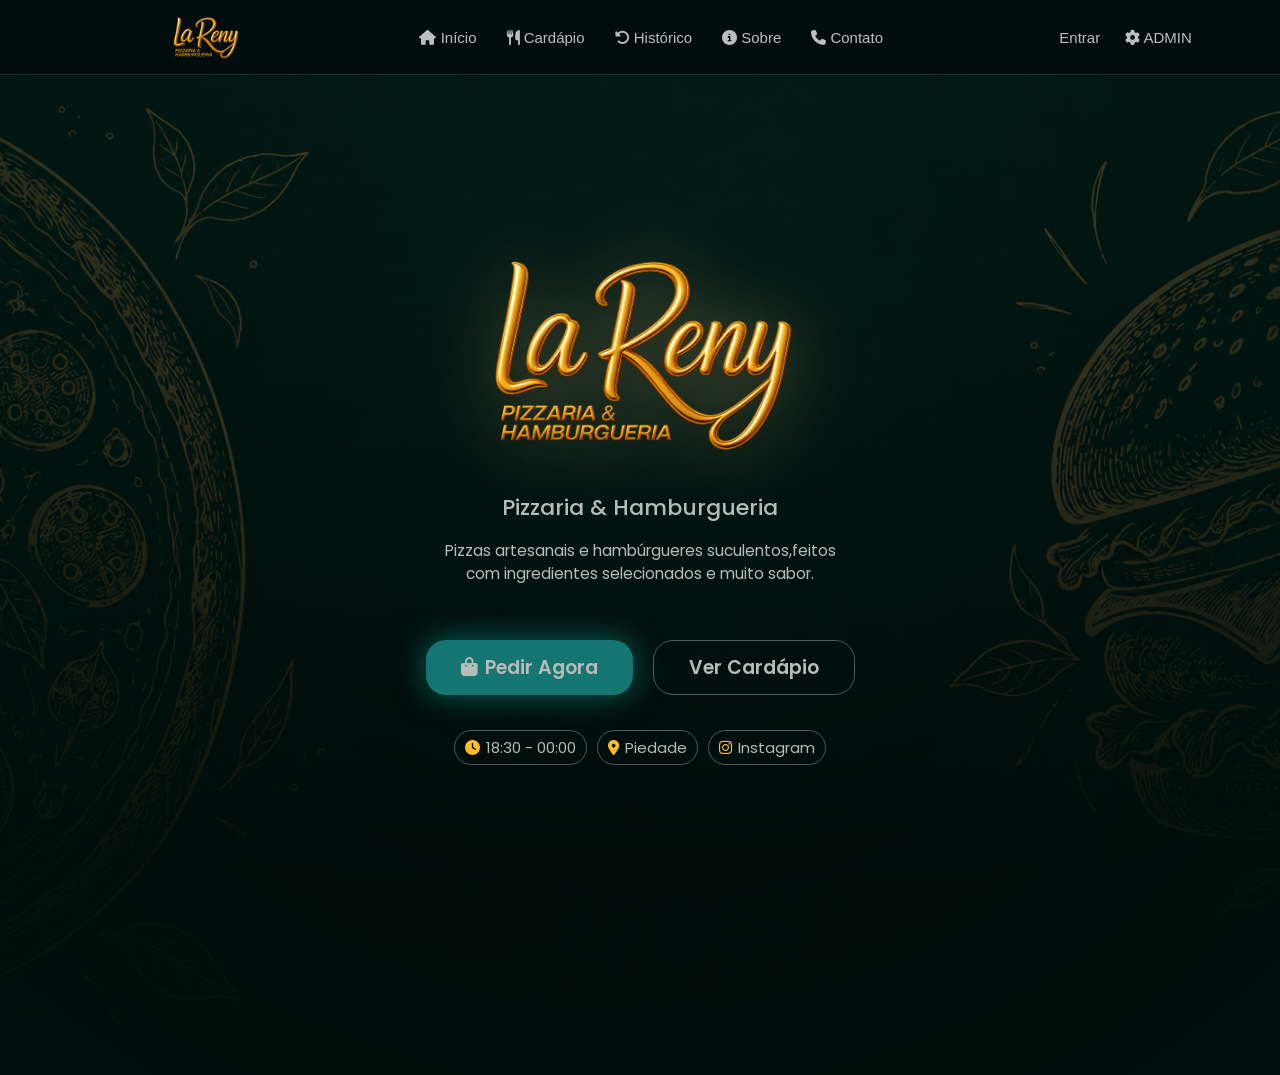
<file: index.html>
<!DOCTYPE html>
<html lang="pt-br">

<head>
    <meta charset="UTF-8">
    <meta name="viewport" content="width=device-width, initial-scale=1.0">
    <title>La Reny - Pizzaria & Hamburgueria</title>
    <link rel="stylesheet" href="style.css">
    <link rel="stylesheet" href="https://cdnjs.cloudflare.com/ajax/libs/font-awesome/6.5.1/css/all.min.css">
    <link href="https://fonts.googleapis.com/css2?family=Poppins:wght@400;600;700&display=swap" rel="stylesheet">
</head>

<body>
    <header>
        <img src="imagens/logo-lareny-sfundo.png" alt="logo pizzaria">
            <nav>
                <a href="#"><i class="fa-solid fa-house"></i> Início</a>
                <a href="#"><i class="fa-solid fa-utensils"></i> Cardápio</a>
                <a href="#"><i class="fa-solid fa-rotate-left"></i> Histórico</a>
                <a href="sobre.html"><i class="fa-solid fa-circle-info"></i> Sobre</a>
                <a href="contato.html"><i class="fa-solid fa-phone"></i> Contato</a>

            </nav>
            <div class="Usuario">
                <a href="#">Entrar</a>
                <a href="#"><i class="fa-solid fa-gear"></i> ADMIN</a>
            </div>
    </header>
    <section class="principal">
        <img src="imagens/logo-lareny-sfundo.png" alt="La Reny" class="logo-principal">
        <h1>Pizzaria & Hamburgueria</h1>
        <p>Pizzas artesanais e hambúrgueres suculentos,feitos com ingredientes selecionados e muito sabor.</p>
        <div class="botoes">
            <a href="#" class="bt bt-verde"><i class="fa-solid fa-bag-shopping"></i> Pedir Agora</a>
    <a href="#" class="bt bt-transparente">Ver Cardápio</a>
        </div>
        <div class="info">
    <span><i class="fa-solid fa-clock"></i> 18:30 - 00:00</span>
    <span><i class="fa-solid fa-location-dot"></i> Piedade</span>
    <a href="https://www.instagram.com/larenyrj?stkn=M3BpZzJqdnNmZXFh" target="_blank"><i class="fa-brands fa-instagram"></i> Instagram</a>
        </div>
    </section> 

</body>

</html>
</file>
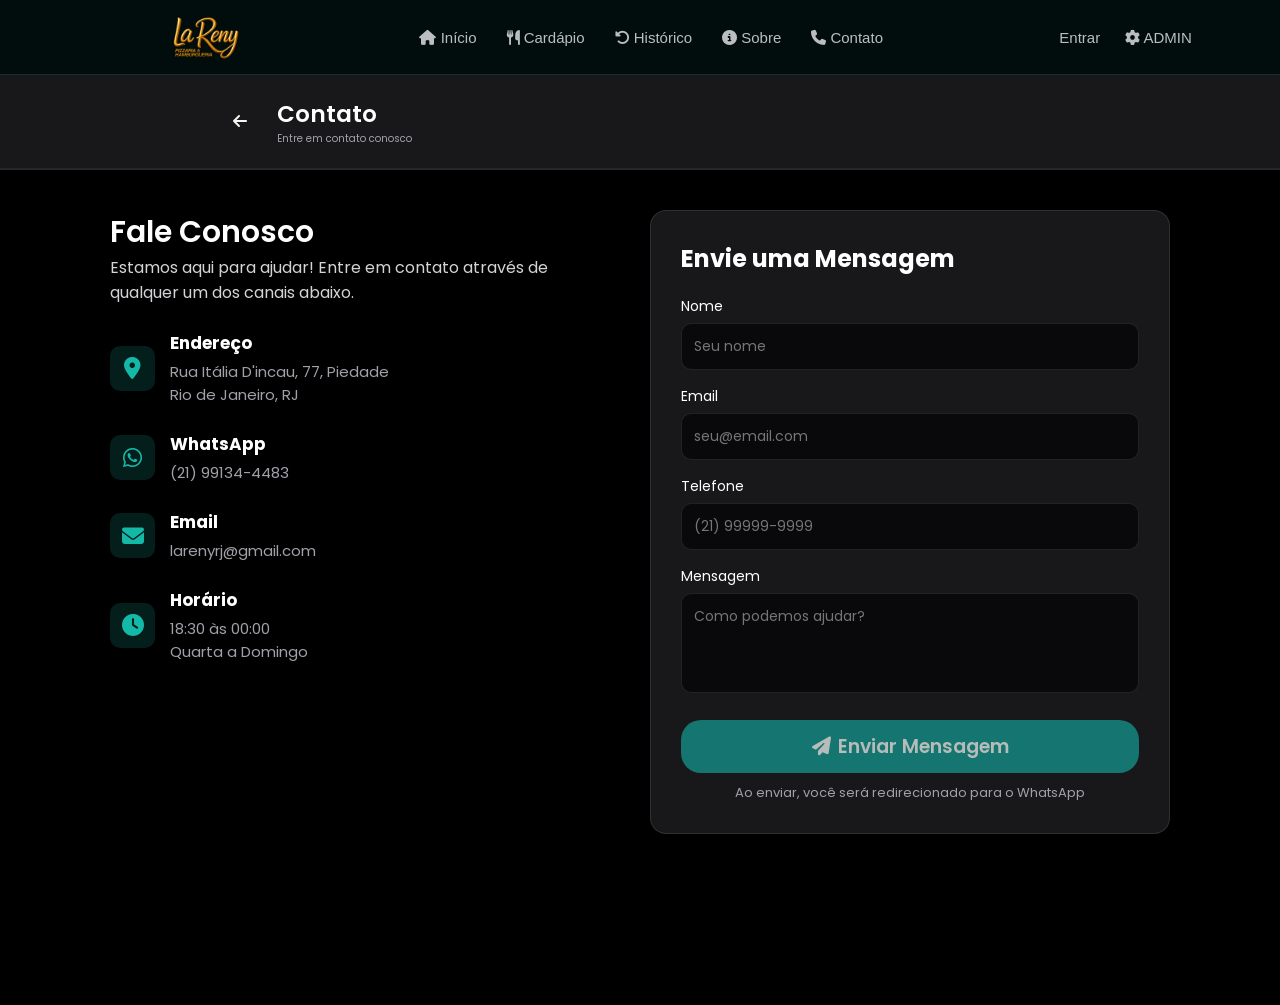
<file: contato.html>
<!DOCTYPE html>
<html lang='pt-br'>

<head>
    <meta charset="UTF-8">
    <meta name="viewport" content="width=device-width, initial-scale=1.0">
    <title>La Reny - Pizzaria & Hamburgueria</title>
    <link rel="stylesheet" href="style.css">
    <link rel="stylesheet" href="https://cdnjs.cloudflare.com/ajax/libs/font-awesome/6.5.1/css/all.min.css">
    <link href="https://fonts.googleapis.com/css2?family=Poppins:wght@400;600;700&display=swap" rel="stylesheet">
    
</head>

<body>
    <header>
        <img src="imagens/logo-lareny-sfundo.png" alt="logo pizzaria">
        <nav>
            <a href="#"><i class="fa-solid fa-house"></i> Início</a>
            <a href="#"><i class="fa-solid fa-utensils"></i> Cardápio</a>
            <a href="#"><i class="fa-solid fa-rotate-left"></i> Histórico</a>
            <a href="#"><i class="fa-solid fa-circle-info"></i> Sobre</a>
            <a href="#"><i class="fa-solid fa-phone"></i> Contato</a>

        </nav>
        <div class="Usuario">
            <a href="#">Entrar</a>
            <a href="#"><i class="fa-solid fa-gear"></i> ADMIN</a>
        </div>
    </header>
    <section class="barra-topo2">
        <a href="index.html" class="voltar"><i class="fa-solid fa-arrow-left"></i></a>
        <div>
            <h2> Contato </h2>
            <p>Entre em contato conosco</p>
            </div>
        </section>
        <main class="principal-contato">
            <div class="contato-grid">
                <div class="contato-info">
                    <h3>Fale Conosco</h3>
                    <p>Estamos aqui para ajudar! Entre em contato através de qualquer um dos canais abaixo.</p>
                    <div class="contato-item">
    <i class="fa-solid fa-location-dot"></i>
    <div>
        <h4>Endereço</h4>
        <p>Rua Itália D'incau, 77, Piedade<br>Rio de Janeiro, RJ</p>
    </div>
</div>
<div class="contato-item">
    <i class="fa-brands fa-whatsapp"></i>
    <div>
        <h4>WhatsApp</h4>
        <p>(21) 99134-4483</p>
    </div>
</div>

<div class="contato-item">
    <i class="fa-solid fa-envelope"></i>
    <div>
        <h4>Email</h4>
        <p>larenyrj@gmail.com</p>
    </div>
</div>

<div class="contato-item">
    <i class="fa-solid fa-clock"></i>
    <div>
        <h4>Horário</h4>
        <p>18:30 às 00:00<br>Quarta a Domingo</p>
    </div>
</div>
<iframe src="https://www.google.com/maps/embed?pb=!1m14!1m8!1m3!1d14704.34879591261!2d-43.3087!3d-22.873237!3m2!1i1024!2i768!4f13.1!3m3!1m2!1s0x997ce7bc199c2f%3A0x19393715f95b4e5f!2sR.%20It%C3%A1lia%20D'incau%2C%2077%20-%20Cavalcanti%2C%20Rio%20de%20Janeiro%20-%20RJ%2C%2021381-240%2C%20Brasil!5e0!3m2!1spt-BR!2sus!4v1791149726969!5m2!1spt-BR!2sus" width="500" height="250" style="border:0; border-radius:16px; margin-top: 20px;" allowfullscreen="" loading="lazy" referrerpolicy="strict-origin-when-cross-origin"></iframe>"
                </div>
<div class="contato-form">
    <h3>Envie uma Mensagem</h3>
    <label>Nome</label>
    <input type="text" placeholder="Seu nome">
    <label>Email</label>
    <input type="email" placeholder="seu@email.com">
    <label>Telefone</label>
    <input type="tel" placeholder="(21) 99999-9999">
    <label>Mensagem</label>
    <textarea placeholder="Como podemos ajudar?"></textarea>
    <a href="#" class="bt btn-enviar">
        <i class="fa-solid fa-paper-plane"></i> Enviar Mensagem
    </a>
    <p class="aviso-whatsapp">Ao enviar, você será redirecionado para o WhatsApp</p>
</div>
                </div>
            </div>

        </main>
    </body>

</html>
</file>
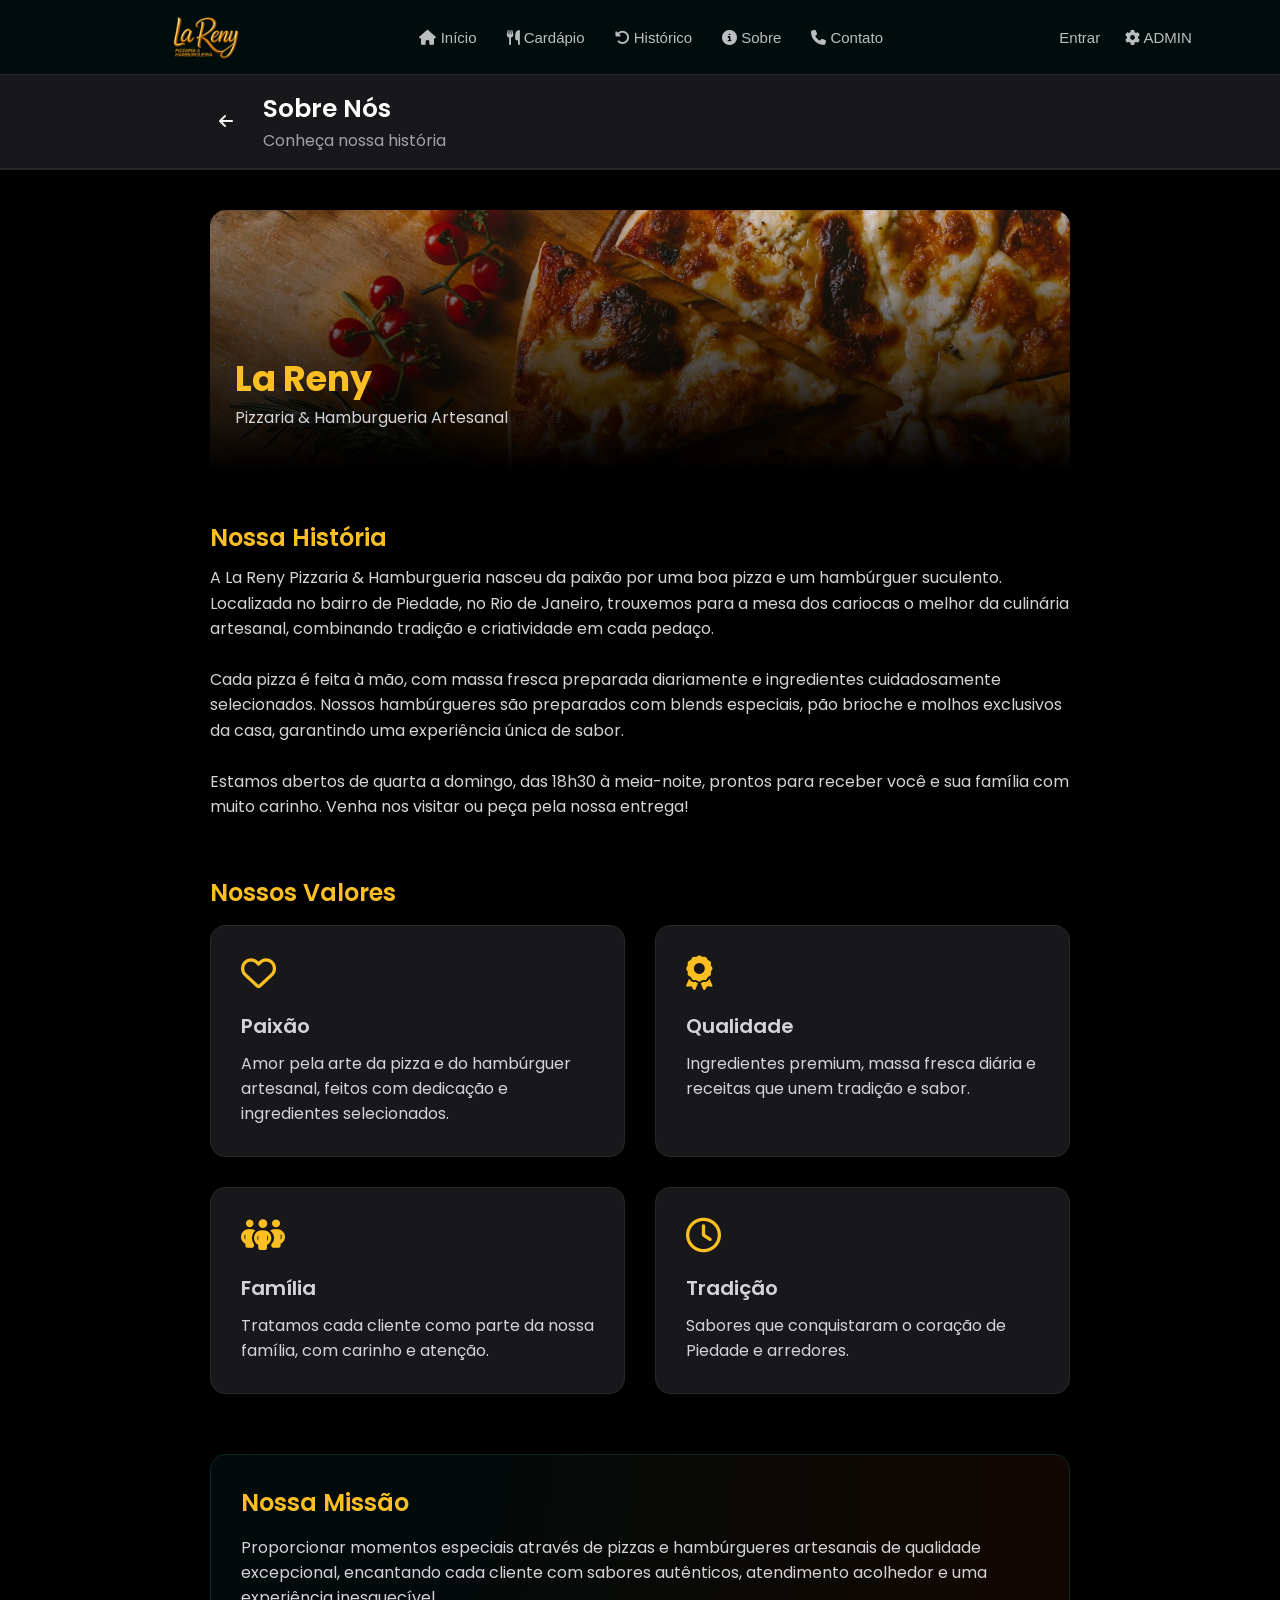
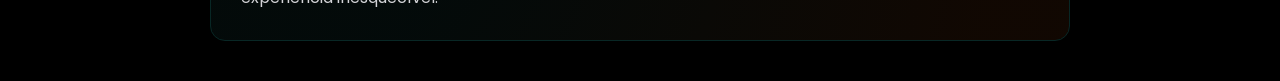
<file: sobre.html>
<!DOCTYPE html>
<html lang='pt-br'>

<head>
    <meta charset="UTF-8">
    <meta name="viewport" content="width=device-width, initial-scale=1.0">
    <title>La Reny - Pizzaria & Hamburgueria</title>
    <link rel="stylesheet" href="style.css">
    <link rel="stylesheet" href="https://cdnjs.cloudflare.com/ajax/libs/font-awesome/6.5.1/css/all.min.css">
    <link href="https://fonts.googleapis.com/css2?family=Poppins:wght@400;600;700&display=swap" rel="stylesheet">
    
</head>

<body>
    <header>
        <img src="imagens/logo-lareny-sfundo.png" alt="logo pizzaria">
        <nav>
            <a href="#"><i class="fa-solid fa-house"></i> Início</a>
            <a href="#"><i class="fa-solid fa-utensils"></i> Cardápio</a>
            <a href="#"><i class="fa-solid fa-rotate-left"></i> Histórico</a>
            <a href="#"><i class="fa-solid fa-circle-info"></i> Sobre</a>
            <a href="#"><i class="fa-solid fa-phone"></i> Contato</a>

        </nav>
        <div class="Usuario">
            <a href="#">Entrar</a>
            <a href="#"><i class="fa-solid fa-gear"></i> ADMIN</a>
        </div>
    </header>
    <section class="barra-topo">
        <a href="index.html" class="voltar"><i class="fa-solid fa-arrow-left"></i></a>
        <div>
            <h1>Sobre Nós</h1>
            <p>Conheça nossa história</p>
        </div>
    </section>
    <main class="principal-sobre">
        <div class="banner">
        <h2>La Reny</h2>
        <p>Pizzaria &  Hamburgueria Artesanal</p>
        </div>
        <div class="historia">
            <h3>Nossa História</h3>
            <p>A La Reny Pizzaria & Hamburgueria nasceu da paixão por uma boa pizza e um hambúrguer suculento. Localizada no bairro de Piedade, no Rio de Janeiro, trouxemos para a mesa dos cariocas o melhor da culinária artesanal, combinando tradição e criatividade em cada pedaço.</p>
            <p>Cada pizza é feita à mão, com massa fresca preparada diariamente e ingredientes cuidadosamente selecionados. Nossos hambúrgueres são preparados com blends especiais, pão brioche e molhos exclusivos da casa, garantindo uma experiência única de sabor.</p> 
            <p>Estamos abertos de quarta a domingo, das 18h30 à meia-noite, prontos para receber você e sua família com muito carinho. Venha nos visitar ou peça pela nossa entrega!</p>
        </div>
        <h4 class="titulo-valores">Nossos Valores</h4>
        <div class="valores">
            <div class=valor-item>
                <i class="fa-regular fa-heart"></i>
                <h5>Paixão</h5>
                <p>Amor pela arte da pizza e do hambúrguer artesanal, feitos com dedicação e ingredientes selecionados.</p>
            </div>
            <div class="valor-item">
                <i class="fa-solid fa-award"></i>
                <h5>Qualidade</h5>
                <p>Ingredientes premium, massa fresca diária e receitas que unem tradição e sabor.</p>
            </div>
            <div class="valor-item">
                <i class="fa-solid fa-people-group"></i>
                <h5>Família</h5>
                <p>Tratamos cada cliente como parte da nossa família, com carinho e atenção.</p>
            </div>
            <div class="valor-item">
                <i class="fa-regular fa-clock"></i>
                <h5>Tradição</h5>
                <p>Sabores que conquistaram o coração de Piedade e arredores.</p>
            </div>
        </div>
            <div class="missao">
                <h6>Nossa Missão</h6>
                <p>Proporcionar momentos especiais através de pizzas e hambúrgueres artesanais de qualidade excepcional, encantando cada cliente com sabores autênticos, atendimento acolhedor e uma experiência inesquecível.</p>
            </div>
    </main>

</body>

</html>
</file>
<file: style.css>
*{
    margin: 0;
    padding: 0;
    box-sizing: border-box;
}
header{
    background-color: #000D0C;
    min-height: 75px;
    display: flex;
    align-items: center;
    justify-content: space-around;
    border-bottom: 0.5px solid rgb(31, 45, 45);
}
header img{
    height: 50px;
    margin-left: 80px;
}
nav{
    display: flex;
    gap: 30px;
}
nav a{
    color: #ffffffbb;
    text-decoration: none;
    font-family : sans-serif;
    font-size : 15px;
}
.Usuario{
    display: flex;
    gap: 25px;
}
.Usuario a{
    color: #ffffffbb;
    text-decoration: none;
    font-family : sans-serif;
    font-size : 15px;
}
body{
    font-family:'Poppins',sans-serif;
    background-color: #000000 ;
}
.principal{
    background-image:
        radial-gradient(ellipse at center, rgba(0,20,15,0)2%, rgba(0,20,15,0.6)100%),
        linear-gradient(to top, rgba(1, 8, 6, 0.938)20%, rgba(5, 20, 15, 0.5)),
        url('imagens/La Reny.jpeg');
        background-size: cover;
        background-position: center;
        min-height: 1000px;
        display: flex;
    flex-direction: column;
    align-items: center;
    justify-content: center;
    gap: 25px;
    color:#b5bcb9;
}
.principal h1{
    font-size: 22px;
    font-weight: 500;
    margin-bottom: -40px;
}
.principal p{
    max-width:405px;
    font-size:15.5px;
    text-align: center;
    margin-top: 30px;
}

.logo-principal
{
    height: 230px;
    margin-top: -150px;
    filter: drop-shadow(0 0 35px rgba(243, 205, 122, 0.35));
    
}
.botoes{
    display:flex;
    gap: 20px;
    margin-top: 30px;
}
.bt{
    color:#b5bcb9;
    display: flex;
    align-items:center;
    justify-content:center;
    padding:12px 35px;
    text-decoration: none;
    font-weight:600;
    gap: 7px;
    border-radius: 20px;
    font-size: 19px;
    
}
.bt-verde{
    background-color: #157570;
    filter:drop-shadow(0 0 15px rgba(15, 173, 160, 0.5))
    
}
.bt-transparente{
    background-color: transparent;
    border: 1px solid rgba(73,93,91,1);
}
.info{
    display: flex;
    justify-content:center;
    align-items:center;
    gap: 10px;
    font-size: 15px;
    margin-top: 10px;

}
.info i{
    color: #fbbf24;
}
.info a,.info span{
    display:flex;
    align-items: center;
    gap:6px;
    color:#b5bcb9;
    text-decoration: none;
    border: 0.5px solid rgba(73,93,91,1);
    border-radius:30px;
    padding: 5px 10px;

}
nav a:hover{
    color: #ffffff;
}
.bt-verde:hover{
    background-color:#139489;
}
.bt-transparente:hover{
    background-color:#394d4893;
}
.info a:hover{
    background-color:#394d4893;
}
.barra-topo{
    background-color:#18181b;
    display:flex;
    align-items: center;
    justify-content:center;
    min-height: 95px;
    gap:30px;
    border-bottom: 2px solid rgb(39, 39, 42);
}
.barra-topo h1{
    color:#ffffff;
    font-size: 25px;
    font-weight: 550;
    margin-right: 670px;
}
.barra-topo p{
    color:#a1a1aa;
    font-size:10 px;

}
.voltar{
    color:#f8f6f2;
    font-weight:px;
}
main{
    max-width: 900px;
    margin:40px auto;
    padding: 0 20px;

}
.banner{
    background-image:
        linear-gradient(to top, rgb(0, 0, 0)5%, rgba(5, 20, 15, 0.1)),
        url('imagens/banner.avif');
        background-size: cover;
        background-position: center;
        width:100%;
        height:275px;
        border-radius:16px;
        display:flex;
        flex-direction: column;
    justify-content:flex-end;
    align-items:flex-start;
    padding: 55px 25px;
}
.banner h2{
    color:#fbbf24;
    font-size: 35px;
    font-weight:650;
    margin: 0;
}
.banner p{
    color:#d4d4d8;
}
.historia{
    display:flex;
    flex-direction: column;
    justify-content:flex-end;
    align-items:flex-start;
}
.historia h3{
    margin-top: 35px;
    color:#fbbf24;
    font-size: 24px;
    font-weight: 550;
}
.historia p{
    margin-top: 10px;
    color:#d4d4d8;
    line-height:1.6;
    margin-bottom: 15px;
}
.titulo-valores{
    color:#fbbf24;
    font-size: 24px;
    font-weight: 550;
    margin-top: 40px;
    margin-bottom:15px;
}
.valores{
    display:grid;
    grid-template-columns: 1fr 1fr;
    gap: 30px;
    justify-content:flex-start;
    
}
.valor-item{
        color:#d4d4d8;
        background-color:#18181b;
        border: 1px solid rgb(39, 39, 42,1);
    border-radius: 15px;
    padding: 30px 30px;
}
.valor-item i{
    color:#fbbf24;
    font-size: 35px;
    margin-bottom:20px;
}
.valor-item h5{
    font-size: 20px;
    font-weight: 550;
    margin-bottom:10px;
}
.missao
{       background:
    radial-gradient(circle at top left ,rgba(11, 34, 32, 0.30) 30%, rgba(24, 11, 3, 0.7)90%);
        border: 0.1px solid rgb(8, 39, 37);
    border-radius: 15px;
    padding: 30px 30px;
    margin-top: 60px;
}
.missao h6{
    color:#fbbf24;
    font-size: 24px;
    font-weight: 550;
    margin-bottom:15px;
}
.missao p{
    color:#d4d4d8;
}
.barra-topo2
{
    background-color:#18181b;
    display:flex;
    align-items: center;
    justify-content:center;
    min-height: 95px;
    gap:30px;
    border-bottom: 2px solid rgb(39, 39, 42);
}
.barra-topo2 h2{
    color:#ffffff;
    font-size: 23px;
    font-weight: 550;
    margin-right: 670px;
}
.barra-topo2 p{
    color:#a1a1aa;
    font-size:10px;
}
.principal-contato{
    max-width: 1100px;
    margin: 40px auto;
    padding: 0 20px;
}
.contato-grid{
    display:grid;
    grid-template-columns: 1fr 1.3fr;
    gap: 40px;
    align-items: start;

}
.contato-info h3{
    color:#ffffff;
    font-size:30px;
    font-weight:600;
}
.contato-info p{
        color:#d4d4d8;
}
.contato-item{
    display:flex;
    align-items:center;
    gap: 15px;
    margin-top:25px;
}
.contato-item i{
    background-color:#031e1b;
    color:#14b8a6;
    width:45px;
    height:45px;
    border-radius: 10px;
    display:flex;
    align-items: center;
    justify-content: center;
    font-size: 22px;
}
.contato-item h4{
    color:#ffffff;
    font-size: 17px;
    margin-bottom: 4px;
}
.contato-item p{
    color:#a1a1aa;
    font-size:15px;
}
.contato-form{
    background-color: #18181b;
    border-radius: 16px;
    padding: 30px;
    border: 1px solid rgba(255,255,255,0.1);
}
.contato-form h3 {
    color: #ffffff;
    font-size: 24px;
    margin-bottom: 20px;
}
.contato-form label {
    display: block;
    color: #ffffff;
    font-size: 14px;
    margin-bottom: 6px;
    margin-top: 16px;
}
.contato-form input,
.contato-form textarea {
    width: 100%;
    background-color: #09090b;
    border: 1px solid rgba(255,255,255,0.1);
    border-radius: 10px;
    padding: 12px;
    color: #fffde2;
    font-family: 'Poppins', sans-serif;
    font-size: 14px;
}
.contato-form textarea {
    min-height: 100px;
    resize: none;
}
.btn-enviar {
    width: 100%;
    margin-top: 20px;
    justify-content: center;
    background-color:#157570;
}
.btn-enviar:hover{
    background-color:#139489;
}
.aviso-whatsapp {
    text-align: center;
    color: #a1a1aa;
    font-size: 13px;
    margin-top: 10px;
}
</file>
